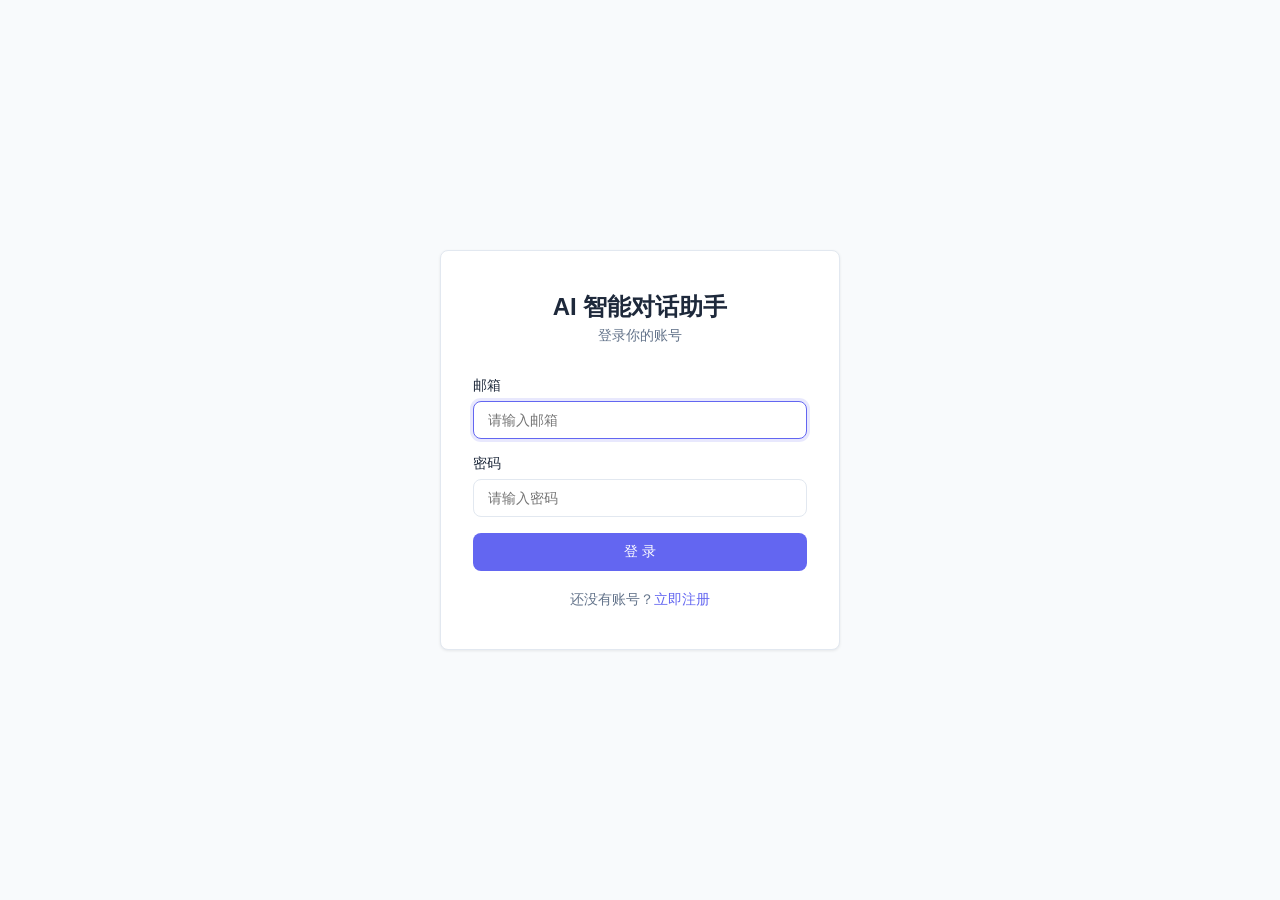
<file: frontend/login.html>
<!DOCTYPE html>
<html lang="zh-CN">
<head>
<meta charset="UTF-8">
<meta name="viewport" content="width=device-width, initial-scale=1.0">
<title>登录 - AI 智能对话助手</title>
<link rel="stylesheet" href="css/style.css">
<style>
.auth-page { display: flex; align-items: center; justify-content: center; min-height: 100vh; padding: 20px; }
.auth-card { width: 100%; max-width: 400px; padding: 40px 32px; }
.auth-card h1 { font-size: 24px; text-align: center; margin-bottom: 4px; }
.auth-card .subtitle { text-align: center; color: var(--text-muted); font-size: 14px; margin-bottom: 32px; }
.auth-footer { text-align: center; margin-top: 20px; font-size: 14px; color: var(--text-muted); }
</style>
</head>
<body>
<div class="auth-page">
    <div class="auth-card card">
        <h1>AI 智能对话助手</h1>
        <p class="subtitle">登录你的账号</p>
        <form id="login-form">
            <div class="form-group">
                <label for="email">邮箱</label>
                <input type="email" id="email" name="email" class="input" placeholder="请输入邮箱" required autofocus>
                <div class="form-error"></div>
            </div>
            <div class="form-group">
                <label for="password">密码</label>
                <input type="password" id="password" name="password" class="input" placeholder="请输入密码" required>
                <div class="form-error"></div>
            </div>
            <button type="submit" class="btn btn-primary btn-block">登 录</button>
        </form>
        <p class="auth-footer">还没有账号？<a href="register.html">立即注册</a></p>
    </div>
</div>
<script src="js/api.js"></script>
<script src="js/auth.js"></script>
<script>
handleForm('login-form', data => api.post('/auth/login', data), '/index.html');
</script>
</body>
</html>
</file>
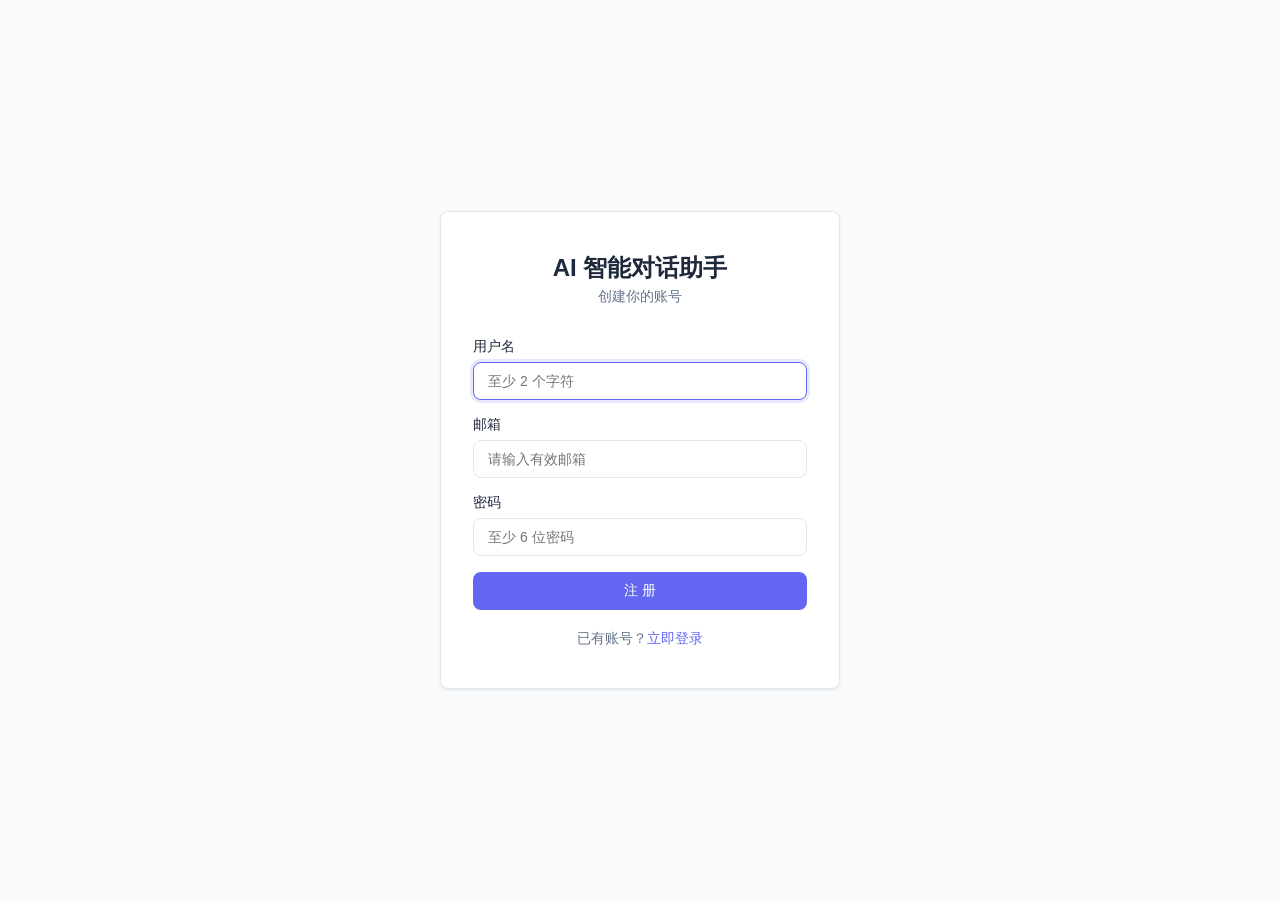
<file: frontend/register.html>
<!DOCTYPE html>
<html lang="zh-CN">
<head>
<meta charset="UTF-8">
<meta name="viewport" content="width=device-width, initial-scale=1.0">
<title>注册 - AI 智能对话助手</title>
<link rel="stylesheet" href="css/style.css">
<style>
.auth-page { display: flex; align-items: center; justify-content: center; min-height: 100vh; padding: 20px; }
.auth-card { width: 100%; max-width: 400px; padding: 40px 32px; }
.auth-card h1 { font-size: 24px; text-align: center; margin-bottom: 4px; }
.auth-card .subtitle { text-align: center; color: var(--text-muted); font-size: 14px; margin-bottom: 32px; }
.auth-footer { text-align: center; margin-top: 20px; font-size: 14px; color: var(--text-muted); }
</style>
</head>
<body>
<div class="auth-page">
    <div class="auth-card card">
        <h1>AI 智能对话助手</h1>
        <p class="subtitle">创建你的账号</p>
        <form id="register-form">
            <div class="form-group">
                <label for="username">用户名</label>
                <input type="text" id="username" name="username" class="input" placeholder="至少 2 个字符" required minlength="2" autofocus>
                <div class="form-error"></div>
            </div>
            <div class="form-group">
                <label for="email">邮箱</label>
                <input type="email" id="email" name="email" class="input" placeholder="请输入有效邮箱" required>
                <div class="form-error"></div>
            </div>
            <div class="form-group">
                <label for="password">密码</label>
                <input type="password" id="password" name="password" class="input" placeholder="至少 6 位密码" required minlength="6">
                <div class="form-error"></div>
            </div>
            <button type="submit" class="btn btn-primary btn-block">注 册</button>
        </form>
        <p class="auth-footer">已有账号？<a href="login.html">立即登录</a></p>
    </div>
</div>
<script src="js/api.js"></script>
<script src="js/auth.js"></script>
<script>
// 注册成功后跳转到登录页（注册不返回 token）
handleForm('register-form', data => api.post('/auth/register', data), '/login.html');
</script>
</body>
</html>
</file>
<file: frontend/css/style.css>
/* === 基础变量 === */
:root {
    --primary: #6366f1;
    --primary-hover: #4f46e5;
    --bg: #f8fafc;
    --surface: #ffffff;
    --border: #e2e8f0;
    --text: #1e293b;
    --text-muted: #64748b;
    --danger: #ef4444;
    --danger-hover: #dc2626;
    --success: #22c55e;
    --radius: 8px;
    --shadow: 0 1px 3px rgba(0,0,0,0.08);
    --shadow-lg: 0 4px 12px rgba(0,0,0,0.1);
}

/* === 重置 === */
*, *::before, *::after { box-sizing: border-box; margin: 0; padding: 0; }
body { font-family: -apple-system, BlinkMacSystemFont, "Segoe UI", Roboto, "Helvetica Neue", sans-serif; background: var(--bg); color: var(--text); min-height: 100vh; }
a { color: var(--primary); text-decoration: none; }
input, button, textarea { font: inherit; }

/* === 工具类 === */
.container { max-width: 1200px; margin: 0 auto; padding: 0 20px; }
.btn {
    display: inline-flex; align-items: center; justify-content: center;
    padding: 10px 20px; border: none; border-radius: var(--radius);
    font-size: 14px; font-weight: 500; cursor: pointer;
    transition: background 0.2s, opacity 0.2s;
}
.btn:disabled { opacity: 0.6; cursor: not-allowed; }
.btn-primary { background: var(--primary); color: #fff; }
.btn-primary:hover:not(:disabled) { background: var(--primary-hover); }
.btn-danger { background: var(--danger); color: #fff; }
.btn-danger:hover:not(:disabled) { background: var(--danger-hover); }
.btn-outline { background: transparent; border: 1px solid var(--border); color: var(--text); }
.btn-outline:hover:not(:disabled) { background: var(--bg); }
.btn-sm { padding: 6px 12px; font-size: 13px; }
.btn-block { width: 100%; }

.input {
    width: 100%; padding: 10px 14px; border: 1px solid var(--border);
    border-radius: var(--radius); font-size: 14px; outline: none;
    transition: border-color 0.2s, box-shadow 0.2s;
}
.input:focus { border-color: var(--primary); box-shadow: 0 0 0 3px rgba(99,102,241,0.15); }

.form-group { margin-bottom: 16px; }
.form-group label { display: block; margin-bottom: 6px; font-size: 14px; font-weight: 500; color: var(--text); }
.form-error { color: var(--danger); font-size: 13px; margin-top: 4px; display: none; }

.card { background: var(--surface); border: 1px solid var(--border); border-radius: var(--radius); box-shadow: var(--shadow); }

/* === 加载旋转 === */
.spinner { display: inline-block; width: 20px; height: 20px; border: 2px solid var(--border); border-top-color: var(--primary); border-radius: 50%; animation: spin 0.6s linear infinite; }
@keyframes spin { to { transform: rotate(360deg); } }

/* === Toast === */
.toast-container { position: fixed; top: 20px; right: 20px; z-index: 9999; }
.toast { padding: 12px 20px; border-radius: var(--radius); color: #fff; font-size: 14px; margin-bottom: 8px; box-shadow: var(--shadow-lg); animation: slideIn 0.3s ease; }
.toast-error { background: var(--danger); }
.toast-success { background: var(--success); }
@keyframes slideIn { from { transform: translateX(100%); opacity: 0; } to { transform: translateX(0); opacity: 1; } }

/* === 响应式 === */
@media (max-width: 768px) {
    .sidebar { width: 240px; min-width: 240px; }
    .message-bubble { max-width: 90%; }
}
@media (max-width: 640px) {
    .app { flex-direction: column; }
    .sidebar { width: 100%; min-width: 100%; max-height: 40vh; }
    .sidebar-header h2 { font-size: 14px; }
    .conv-item { padding: 10px 12px; }
    .message-bubble { max-width: 95%; font-size: 13px; }
    .input-area textarea { font-size: 13px; }
}
</file>
